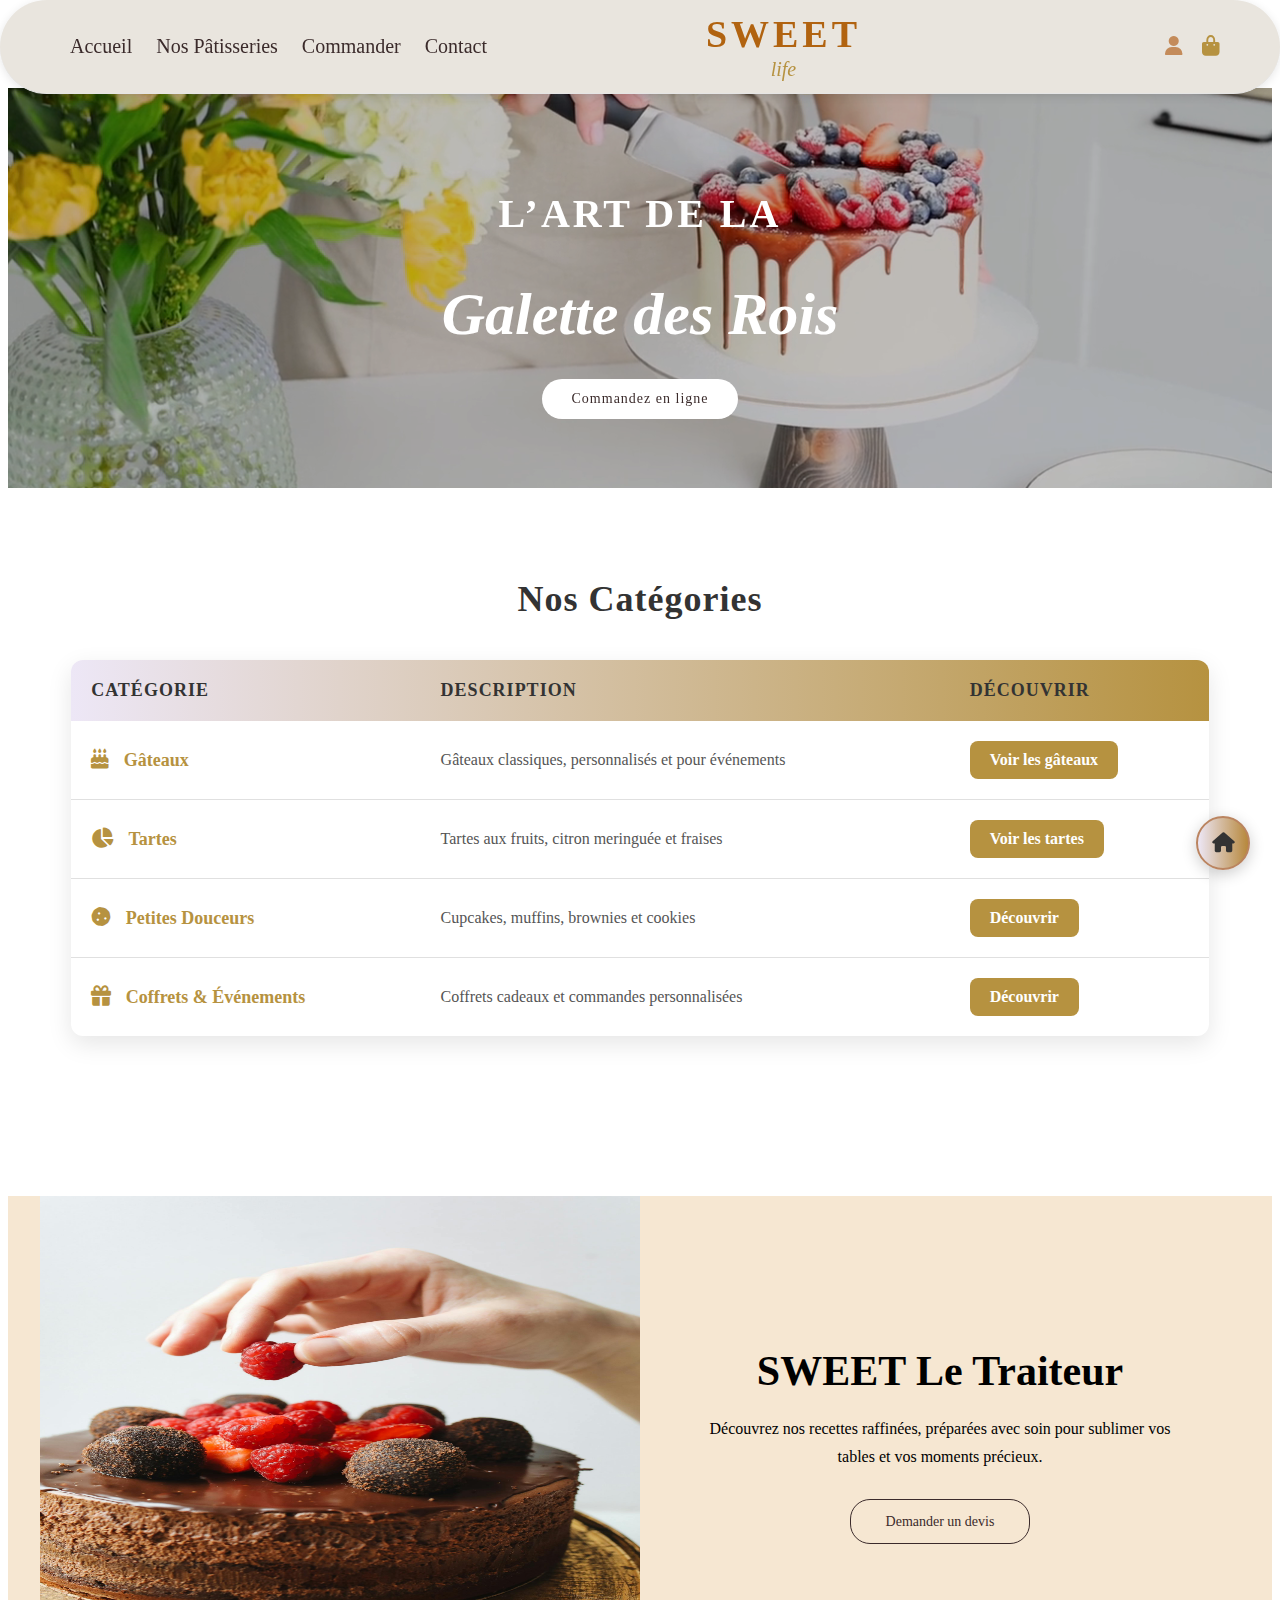
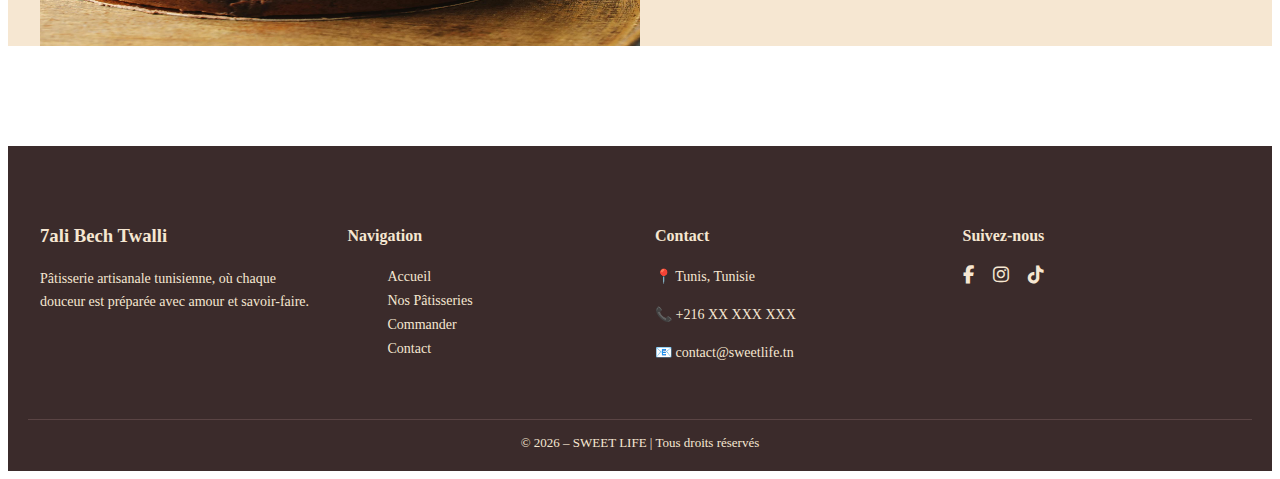
<file: index.html>
<!DOCTYPE html>
<html lang="en">

<head>
  <meta charset="UTF-8">
  <meta name="viewport" content="width=device-width, initial-scale=1.0">
  <title>Sweet life</title>
  <link rel="stylesheet" href="css/style.css">
  <link rel="stylesheet" href="https://cdnjs.cloudflare.com/ajax/libs/font-awesome/6.4.0/css/all.min.css">

</head>

<body>
  <header class="main-header">
    <div class="header-container">

      <!-- LEFT MENU -->
      <nav class="nav-left">
        <a href="index.html">Accueil</a>
        <a href="menu.html">Nos Pâtisseries</a>
        <a href="order.html">Commander</a>
        <a href="contact.html">Contact</a>
      </nav>
      <!-- LOGO CENTER -->
      <div class="logo">
        <h1>SWEET</h1>
        <span>life</span>
      </div>

      <!-- RIGHT MENU -->
      <div class="nav-right">
        <a href="contact.html"><i class="fas fa-user"></i></a>
        <a href="order.html"><i class="fas fa-shopping-bag"></i></a>
      </div>

    </div>
  </header>

  <section class="home">

    <video autoplay muted loop playsinline>
      <source src="videos/home.mp4" type="video/mp4">
      Votre navigateur ne supporte pas la vidéo.
    </video>

    <div class="hero-overlay">
      <h2>L’ART DE LA</h2>
      <h1>Galette des Rois</h1>
      <a href="order.html" class="hero-btn">Commandez en ligne</a>
    </div>

  </section>

  <section class="categories-section">
    <h2 class="categories-heading">Nos Catégories</h2>
  
    <table class="categories-table">
      <thead>
        <tr>
          <th>Catégorie</th>
          <th>Description</th>
          <th>Découvrir</th>
        </tr>
      </thead>
  
      <tbody>
        <tr>
          <td><i class="fas fa-birthday-cake"></i> Gâteaux</td>
          <td>Gâteaux classiques, personnalisés et pour événements</td>
          <td>
            <a href="menu.html#cakes" class="category-link">
              Voir les gâteaux
            </a>
          </td>
        </tr>
  
        <tr>
          <td><i class="fas fa-chart-pie"></i> Tartes</td>
          <td>Tartes aux fruits, citron meringuée et fraises</td>
          <td>
            <a href="menu.html#tartes" class="category-link">
              Voir les tartes
            </a>
          </td>
        </tr>
  
        <tr>
          <td><i class="fas fa-cookie"></i> Petites Douceurs</td>
          <td>Cupcakes, muffins, brownies et cookies</td>
          <td>
            <a href="menu.html#petites-douceurs" class="category-link">
              Découvrir
            </a>
          </td>
        </tr>
  
        <tr>
          <td><i class="fas fa-gift"></i> Coffrets & Événements</td>
          <td>Coffrets cadeaux et commandes personnalisées</td>
          <td>
            <a href="menu.html#coffrets" class="category-link">
              Découvrir
            </a>
          </td>
        </tr>
      </tbody>
    </table>
  </section>
  


  <section class="highlight">
    <div class="highlight-container">

      <!-- IMAGE -->
      <div class="highlight-image">
        <img src="images/cakes/cake1.jpg" alt="Pâtisserie traiteur">
      </div>

      <!-- TEXT -->
      <div class="highlight-content">
        <h2>SWEET Le Traiteur</h2>
        <p>
          Découvrez nos recettes raffinées, préparées avec soin
          pour sublimer vos tables et vos moments précieux.
        </p>
        <a href="contact.html" class="highlight-btn">Demander un devis</a>
      </div>

    </div>
  </section>


  <footer class="site-footer">
    <div class="footer-container">

      <!-- LOGO / ABOUT -->
      <div class="footer-box">
        <h3>7ali Bech Twalli</h3>
        <p>
          Pâtisserie artisanale tunisienne, où chaque douceur est
          préparée avec amour et savoir-faire.
        </p>
      </div>

      <!-- LINKS -->
      <div class="footer-box">
        <h4>Navigation</h4>
        <ul>
          <li><a href="index.html">Accueil</a></li>
          <li><a href="menu.html">Nos Pâtisseries</a></li>
          <li><a href="order.html">Commander</a></li>
          <li><a href="contact.html">Contact</a></li>
        </ul>
      </div>

      <!-- CONTACT -->
      <div class="footer-box">
        <h4>Contact</h4>
        <p>📍 Tunis, Tunisie</p>
        <p>📞 +216 XX XXX XXX</p>
        <p>📧 contact@sweetlife.tn</p>
      </div>

      <!-- SOCIAL -->
      <div class="footer-box">
        <h4>Suivez-nous</h4>
        <div class="social-links">
          <a href="#"><i class="fab fa-facebook-f"></i></a>
          <a href="#"><i class="fab fa-instagram"></i></a>
          <a href="#"><i class="fab fa-tiktok"></i></a>
        </div>
      </div>

    </div>

    <div class="footer-bottom">
      © 2026 – SWEET LIFE | Tous droits réservés
    </div>
  </footer>


  <a href="index.html" class="back-to-home-btn" aria-label="Retour à l'accueil">
    <i class="fas fa-home"></i>
</a>


</body>

</html>
</file>
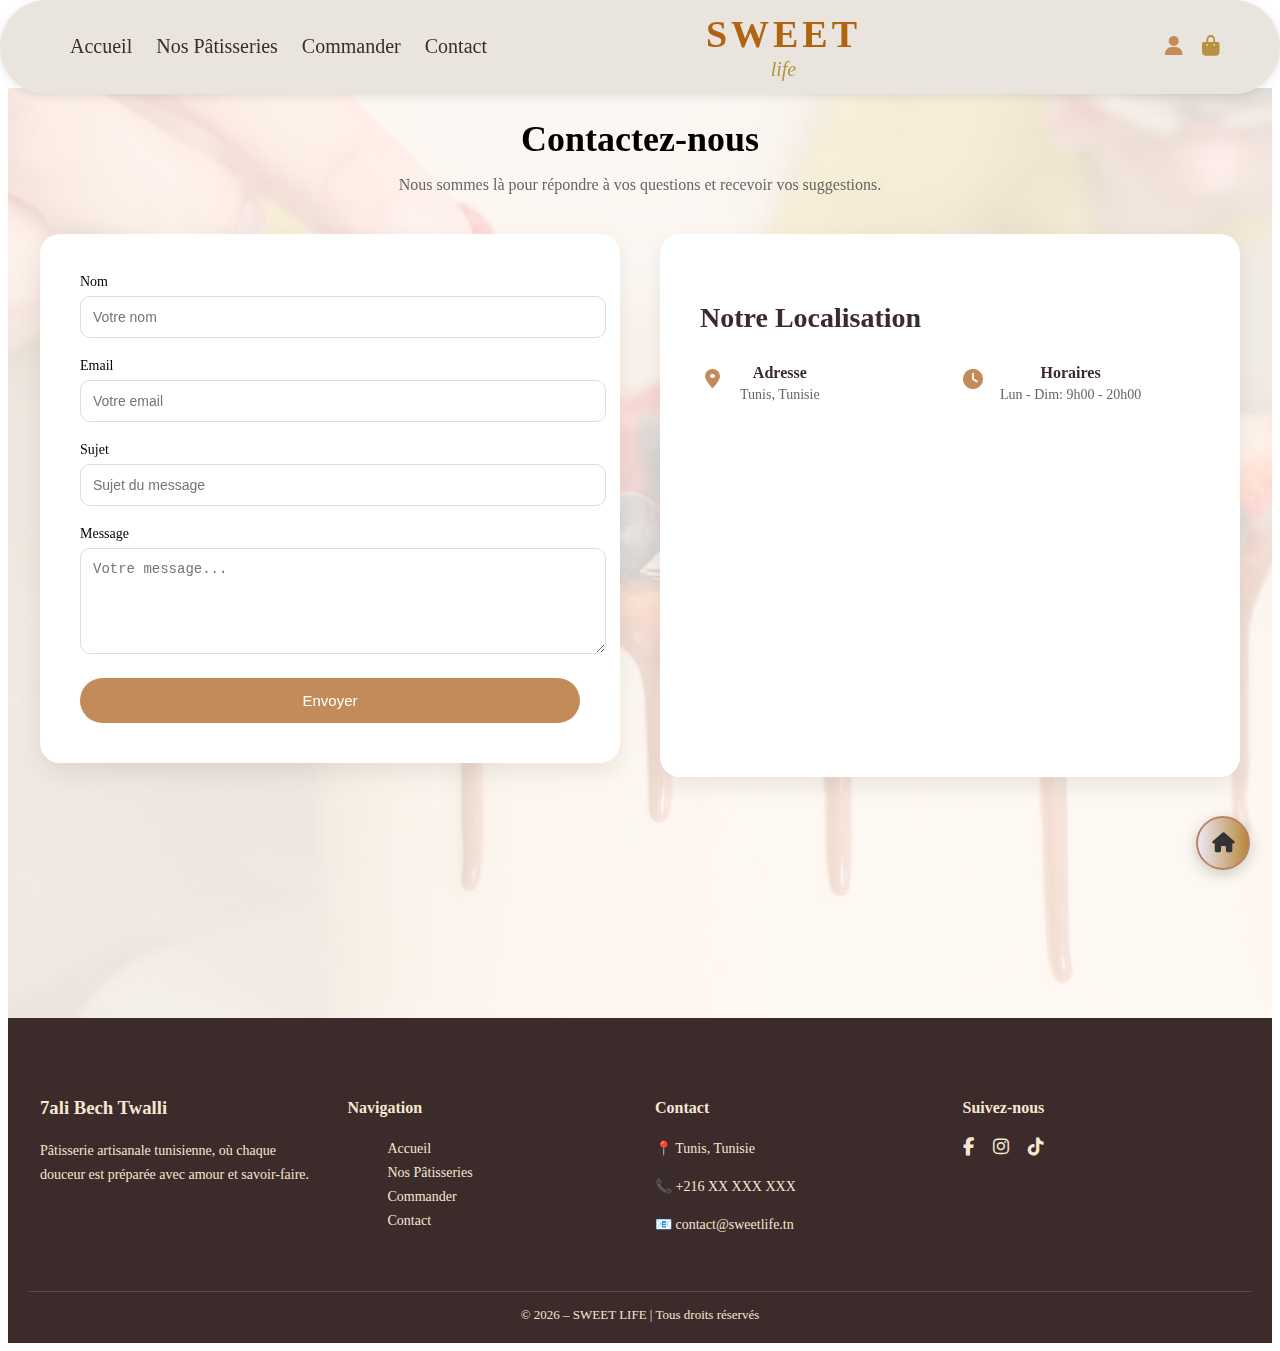
<file: contact.html>
<!DOCTYPE html>
<html lang="en">

<head>
  <meta charset="UTF-8">
  <meta name="viewport" content="width=device-width, initial-scale=1.0">
  <title>Sweet life</title>
  <link rel="stylesheet" href="css/style.css">
  <link rel="stylesheet" href="https://cdnjs.cloudflare.com/ajax/libs/font-awesome/6.4.0/css/all.min.css">

</head>

<body>
  <header class="main-header">
    <div class="header-container">

      <!-- LEFT MENU -->
      <nav class="nav-left">
        <a href="index.html">Accueil</a>
        <a href="menu.html">Nos Pâtisseries</a>
        <a href="order.html">Commander</a>
        <a href="contact.html">Contact</a>
      </nav>
      <!-- LOGO CENTER -->
      <div class="logo">
        <h1>SWEET</h1>
        <span>life</span>
      </div>

       <!-- RIGHT MENU -->
       <div class="nav-right">
        <a href="contact.html"><i class="fas fa-user"></i></a>
        <a href="order.html"><i class="fas fa-shopping-bag"></i></a>
      </div>

    </div>
  </header>

  <section class="contact-section">
    <video class="contact-video-bg" autoplay muted loop playsinline>
        <source src="videos/cake1.mp4" type="video/mp4">
    </video>
    <div class="contact-overlay"></div>
    <div class="contact-content">
        <h2 class="contact-heading">Contactez-nous</h2>
        <p class="contact-subtitle">Nous sommes là pour répondre à vos questions et recevoir vos suggestions.</p>

        <div class="contact-wrapper">
            <div class="contact-form-container">
                <form class="contact-form">
                    <div class="form-group">
                        <label for="name">Nom</label>
                        <input type="text" id="name" name="name" placeholder="Votre nom" required>
                    </div>

                    <div class="form-group">
                        <label for="email">Email</label>
                        <input type="email" id="email" name="email" placeholder="Votre email" required>
                    </div>

                    <div class="form-group">
                        <label for="subject">Sujet</label>
                        <input type="text" id="subject" name="subject" placeholder="Sujet du message" required>
                    </div>

                    <div class="form-group">
                        <label for="message">Message</label>
                        <textarea id="message" name="message" placeholder="Votre message..." rows="5" required></textarea>
                    </div>

                    <button type="submit" class="contact-btn">Envoyer</button>
                </form>
            </div>

            <div class="contact-location">
                <h3>Notre Localisation</h3>
                <div class="location-info">
                    <div class="location-item">
                        <i class="fas fa-map-marker-alt"></i>
                        <div>
                            <strong>Adresse</strong>
                            <p>Tunis, Tunisie</p>
                        </div>
                    </div>
                    <div class="location-item">
                        <i class="fas fa-clock"></i>
                        <div>
                            <strong>Horaires</strong>
                            <p>Lun - Dim: 9h00 - 20h00</p>
                        </div>
                    </div>
                </div>
                <div class="map-container">
                    <iframe 
                        src="https://www.google.com/maps/embed?pb=!1m18!1m12!1m3!1d3190.5!2d10.1815!3d36.8065!2m3!1f0!2f0!3f0!3m2!1i1024!2i768!4f13.1!3m3!1m2!1s0x0%3A0x0!2zMzYsODA2NSwxMC4xODE1!5e0!3m2!1sfr!2stn!4v1234567890123!5m2!1sfr!2stn" 
                        width="100%" 
                        height="300" 
                        style="border:0; border-radius: 15px;" 
                        allowfullscreen="" 
                        loading="lazy" 
                        referrerpolicy="no-referrer-when-downgrade">
                    </iframe>
                </div>
            </div>
        </div>
    </div>
</section>


  <footer class="site-footer">
    <div class="footer-container">

      <!-- LOGO / ABOUT -->
      <div class="footer-box">
        <h3>7ali Bech Twalli</h3>
        <p>
          Pâtisserie artisanale tunisienne, où chaque douceur est
          préparée avec amour et savoir-faire.
        </p>
      </div>

      <!-- LINKS -->
      <div class="footer-box">
        <h4>Navigation</h4>
        <ul>
          <li><a href="index.html">Accueil</a></li>
          <li><a href="menu.html">Nos Pâtisseries</a></li>
          <li><a href="order.html">Commander</a></li>
          <li><a href="contact.html">Contact</a></li>
        </ul>
      </div>

      <!-- CONTACT -->
      <div class="footer-box">
        <h4>Contact</h4>
        <p>📍 Tunis, Tunisie</p>
        <p>📞 +216 XX XXX XXX</p>
        <p>📧 contact@sweetlife.tn</p>
      </div>

      <!-- SOCIAL -->
      <div class="footer-box">
        <h4>Suivez-nous</h4>
        <div class="social-links">
          <a href="#"><i class="fab fa-facebook-f"></i></a>
          <a href="#"><i class="fab fa-instagram"></i></a>
          <a href="#"><i class="fab fa-tiktok"></i></a>
        </div>
      </div>

    </div>

    <div class="footer-bottom">
      © 2026 – SWEET LIFE | Tous droits réservés
    </div>
  </footer>



  <a href="index.html" class="back-to-home-btn" aria-label="Retour à l'accueil">
    <i class="fas fa-home"></i>
</a>

</body>

</html>
</file>
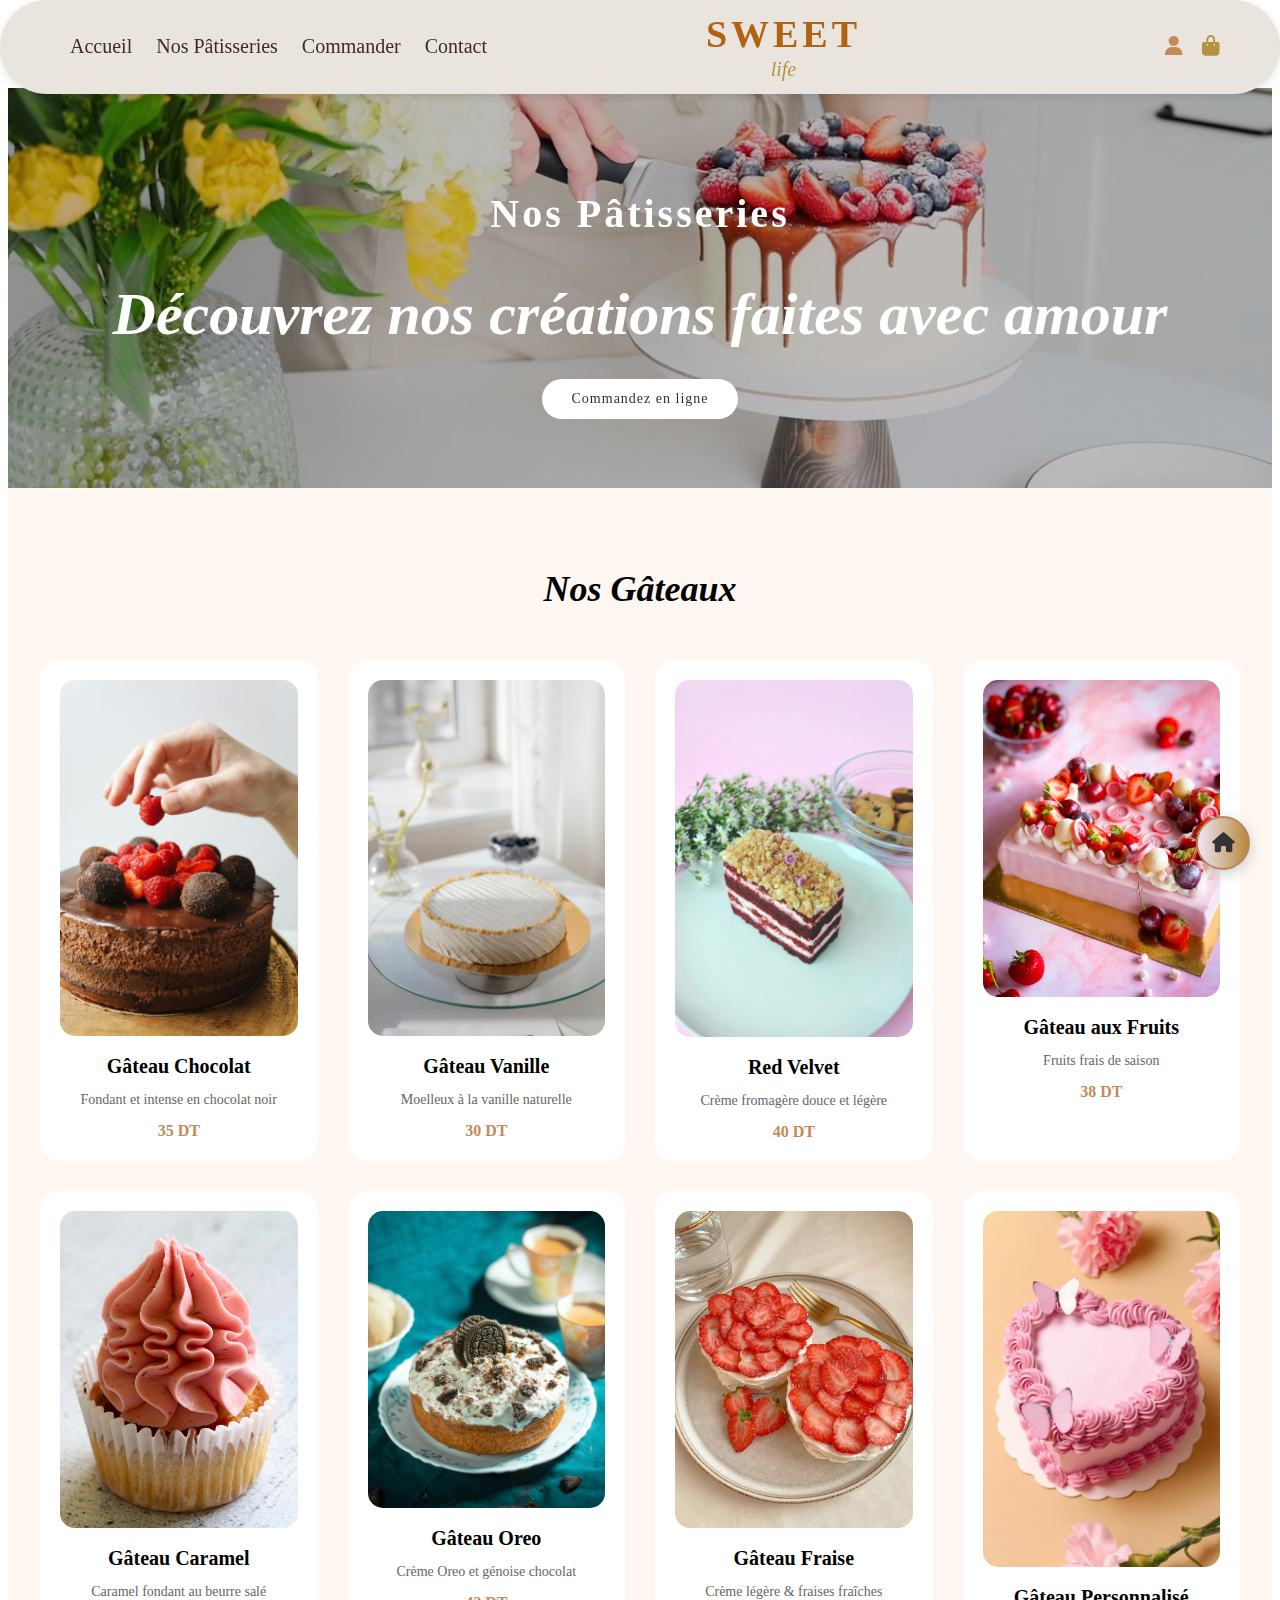
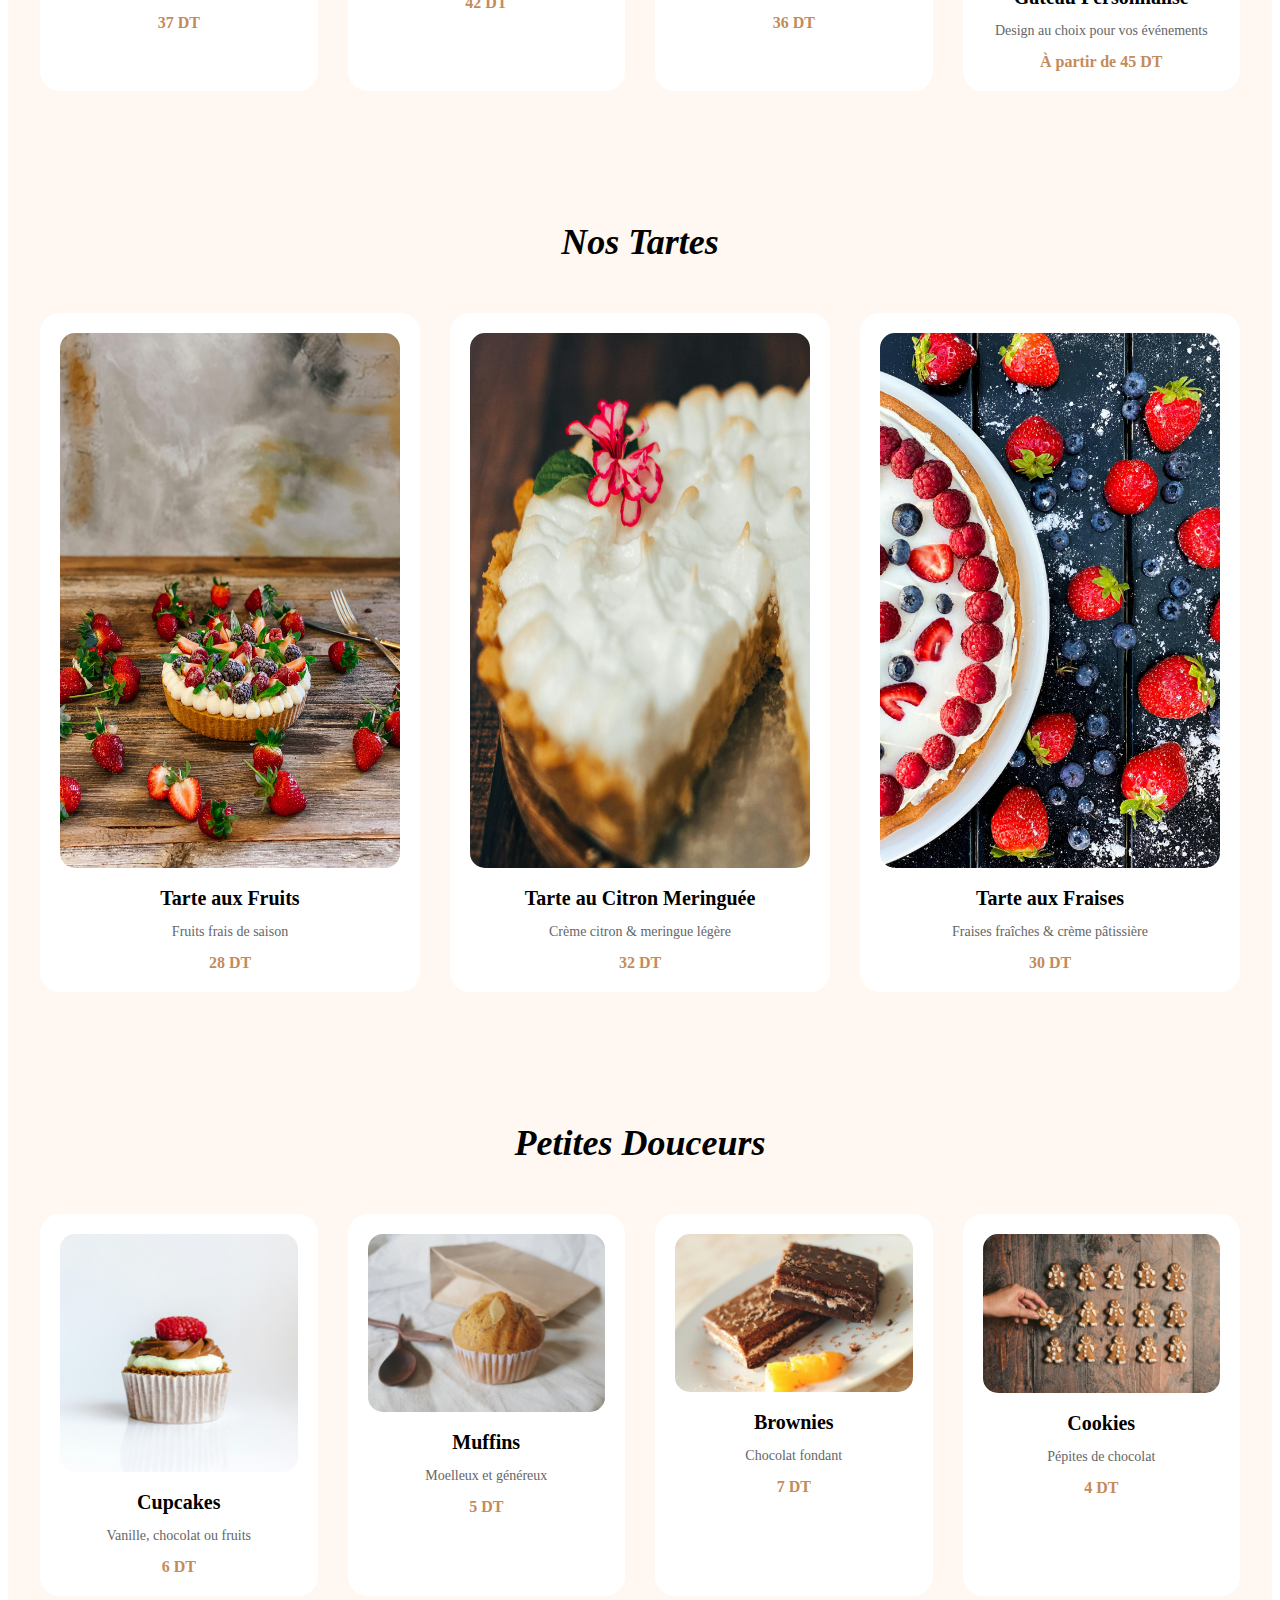
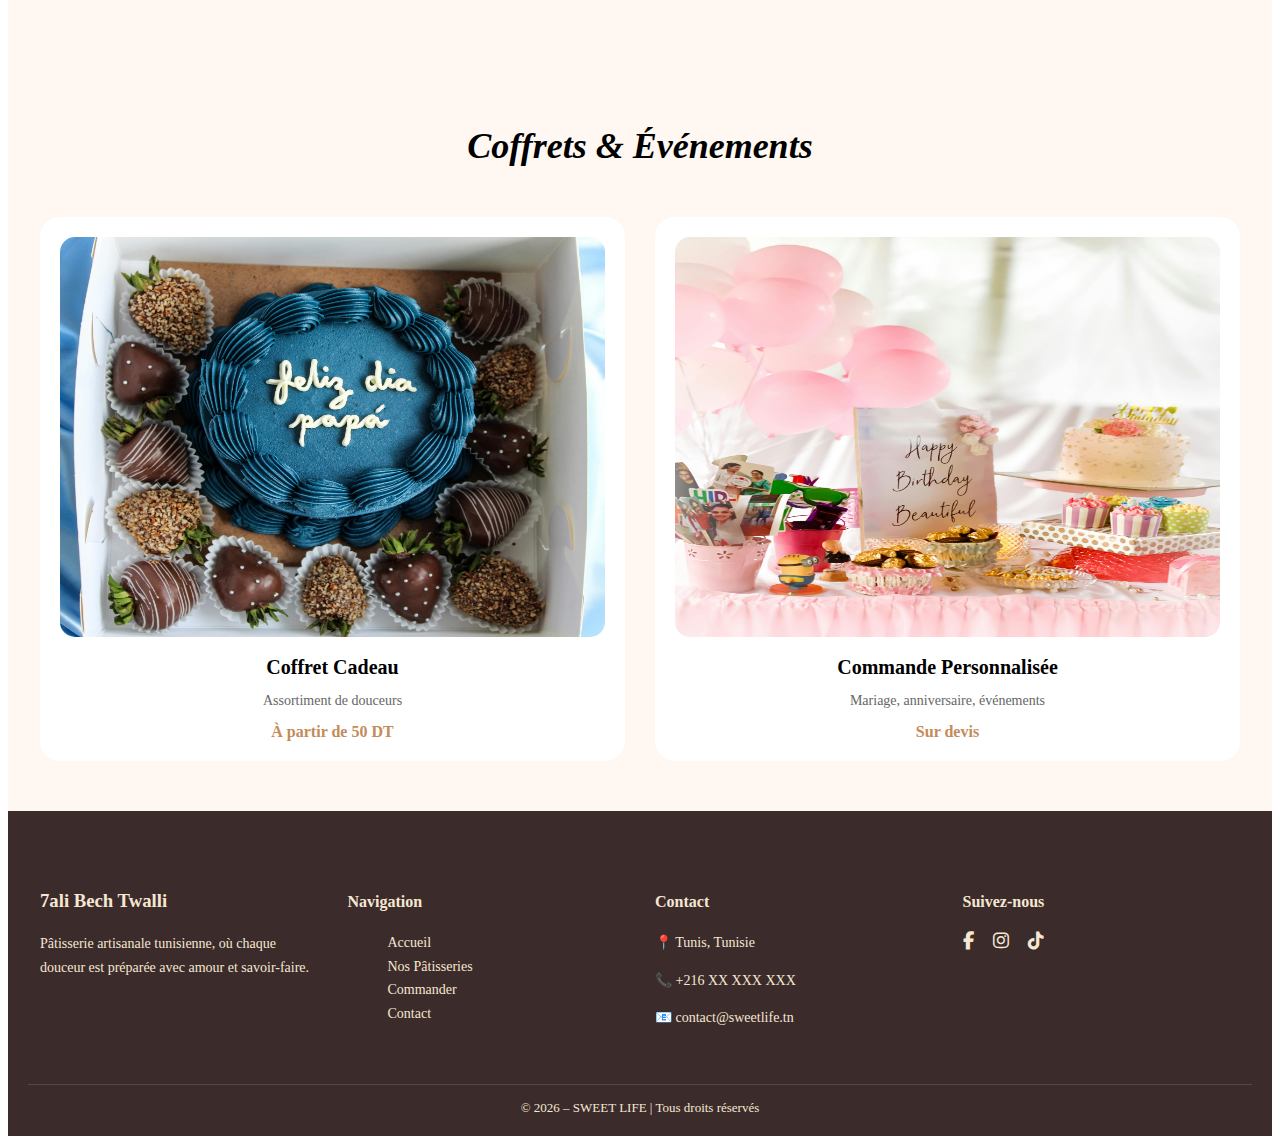
<file: menu.html>
<!DOCTYPE html>
<html lang="en">

<head>
  <meta charset="UTF-8">
  <meta name="viewport" content="width=device-width, initial-scale=1.0">
  <title>Sweet life</title>
  <link rel="stylesheet" href="css/style.css">
  <link rel="stylesheet" href="https://cdnjs.cloudflare.com/ajax/libs/font-awesome/6.4.0/css/all.min.css">

</head>

<body>
  <header class="main-header">
    <div class="header-container">

      <!-- LEFT MENU -->
      <nav class="nav-left">
        <a href="index.html">Accueil</a>
        <a href="menu.html">Nos Pâtisseries</a>
        <a href="order.html">Commander</a>
        <a href="contact.html">Contact</a>
      </nav>
      <!-- LOGO CENTER -->
      <div class="logo">
        <h1>SWEET</h1>
        <span>life</span>
      </div>

      <!-- RIGHT MENU -->
       <div class="nav-right">
        <a href="contact.html"><i class="fas fa-user"></i></a>
        <a href="order.html"><i class="fas fa-shopping-bag"></i></a>
      </div>

    </div>
  </header>

  <section class="home">

    <video autoplay muted loop playsinline>
      <source src="videos/home.mp4" type="video/mp4">
      Votre navigateur ne supporte pas la vidéo.
    </video>

    <div class="hero-overlay">
      <h2>Nos Pâtisseries</h2>
      <h1>Découvrez nos créations faites avec amour</h1>
      <a href="order.html" class="hero-btn">Commandez en ligne</a>
    </div>

  </section>



  <section class="menu-section" id="cakes">
  <h2 class="menu-heading">Nos Gâteaux</h2>

  <div class="menu-container">

    <div class="menu-card">
      <img src="images/cakes/Gâteau Chocolat.jpg" alt="Gâteau chocolat">
      <h3>Gâteau Chocolat</h3>
      <p>Fondant et intense en chocolat noir</p>
      <span class="price">35 DT</span>
    </div>

    <div class="menu-card">
      <img src="images/cakes/Gâteau Vanille.jpg" alt="Gâteau vanille">
      <h3>Gâteau Vanille</h3>
      <p>Moelleux à la vanille naturelle</p>
      <span class="price">30 DT</span>
    </div>

    <div class="menu-card">
      <img src="images/cakes/Red Velvet.jpg" alt="Red Velvet">
      <h3>Red Velvet</h3>
      <p>Crème fromagère douce et légère</p>
      <span class="price">40 DT</span>
    </div>

    <div class="menu-card">
      <img src="images/cakes/Gâteau aux Fruits.jpg" alt="Gâteau aux fruits">
      <h3>Gâteau aux Fruits</h3>
      <p>Fruits frais de saison</p>
      <span class="price">38 DT</span>
    </div>

    <div class="menu-card">
      <img src="images/cakes/cake4.jpg" alt="Gâteau caramel">
      <h3>Gâteau Caramel</h3>
      <p>Caramel fondant au beurre salé</p>
      <span class="price">37 DT</span>
    </div>

    <div class="menu-card">
      <img src="images/cakes/Gâteau Oreo.jpg" alt="Gâteau Oreo">
      <h3>Gâteau Oreo</h3>
      <p>Crème Oreo et génoise chocolat</p>
      <span class="price">42 DT</span>
    </div>

    <div class="menu-card">
      <img src="images/cakes/Gâteau Fraise.jpg" alt="Gâteau fraise">
      <h3>Gâteau Fraise</h3>
      <p>Crème légère & fraises fraîches</p>
      <span class="price">36 DT</span>
    </div>

    <div class="menu-card">
      <img src="images/cakes/Gâteau Personnalisé.jpg" alt="Gâteau personnalisé">
      <h3>Gâteau Personnalisé</h3>
      <p>Design au choix pour vos événements</p>
      <span class="price">À partir de 45 DT</span>
    </div>

  </div>
</section>

  <section class="menu-section" id="tartes">
  <h2 class="menu-heading">Nos Tartes</h2>

  <div class="menu-container">
    <div class="menu-card">
      <img class="tartes" src="images/cakes/Tarte aux Fruits.jpg" alt="Tarte aux fruits">
      <h3>Tarte aux Fruits</h3>
      <p>Fruits frais de saison</p>
      <span class="price">28 DT</span>
    </div>

    <div class="menu-card">
      <img class="tartes" src="images/cakes/Tarte Citron Meringuée.jpg" alt="Tarte citron">
      <h3>Tarte au Citron Meringuée</h3>
      <p>Crème citron & meringue légère</p>
      <span class="price">32 DT</span>
    </div>

    <div class="menu-card">
      <img class="tartes" src="images/cakes/Tarte aux Fraises.jpg" alt="Tarte aux fraises">
      <h3>Tarte aux Fraises</h3>
      <p>Fraises fraîches & crème pâtissière</p>
      <span class="price">30 DT</span>
    </div>
  </div>
</section>


<section class="menu-section" id="petites-douceurs">
  <h2 class="menu-heading">Petites Douceurs</h2>

  <div class="menu-container">
    <div class="menu-card">
      <img src="images/cakes/Cupcakes.jpg" alt="Cupcakes">
      <h3>Cupcakes</h3>
      <p>Vanille, chocolat ou fruits</p>
      <span class="price">6 DT</span>
    </div>

    <div class="menu-card">
      <img src="images/cakes/Muffins.jpg" alt="Muffins">
      <h3>Muffins</h3>
      <p>Moelleux et généreux</p>
      <span class="price">5 DT</span>
    </div>

    <div class="menu-card">
      <img src="images/cakes/Brownies.jpg" alt="Brownies">
      <h3>Brownies</h3>
      <p>Chocolat fondant</p>
      <span class="price">7 DT</span>
    </div>

    <div class="menu-card">
      <img src="images/cakes/Cookies.jpg" alt="Cookies">
      <h3>Cookies</h3>
      <p>Pépites de chocolat</p>
      <span class="price">4 DT</span>
    </div>
  </div>
</section>


<section class="menu-section" id="coffrets">
  <h2 class="menu-heading">Coffrets & Événements</h2>

  <div class="menu-container">
    <div class="menu-card">
      <img class="coffrets" src="images/cakes/Coffret Cadeau.jpg" alt="Coffret cadeau">
      <h3>Coffret Cadeau</h3>
      <p>Assortiment de douceurs</p>
      <span class="price">À partir de 50 DT</span>
    </div>

    <div class="menu-card">
      <img class="coffrets" src="images/cakes/Commande Personnalisée.jpg" alt="Commande personnalisée">
      <h3>Commande Personnalisée</h3>
      <p>Mariage, anniversaire, événements</p>
      <span class="price">Sur devis</span>
    </div>
  </div>
</section>





  <footer class="site-footer">
    <div class="footer-container">

      <div class="footer-box">
        <h3>7ali Bech Twalli</h3>
        <p>
          Pâtisserie artisanale tunisienne, où chaque douceur est
          préparée avec amour et savoir-faire.
        </p>
      </div>

      <!-- LINKS -->
      <div class="footer-box">
        <h4>Navigation</h4>
        <ul>
          <li><a href="index.html">Accueil</a></li>
          <li><a href="menu.html">Nos Pâtisseries</a></li>
          <li><a href="order.html">Commander</a></li>
          <li><a href="contact.html">Contact</a></li>
        </ul>
      </div>

      <!-- CONTACT -->
      <div class="footer-box">
        <h4>Contact</h4>
        <p>📍 Tunis, Tunisie</p>
        <p>📞 +216 XX XXX XXX</p>
        <p>📧 contact@sweetlife.tn</p>
      </div>
      
      <div class="footer-box">
        <h4>Suivez-nous</h4>
        <div class="social-links">
          <a href="#"><i class="fab fa-facebook-f"></i></a>
          <a href="#"><i class="fab fa-instagram"></i></a>
          <a href="#"><i class="fab fa-tiktok"></i></a>
        </div>
      </div>

    </div>

    <div class="footer-bottom">
      © 2026 – SWEET LIFE | Tous droits réservés
    </div>
  </footer>

  <a href="index.html" class="back-to-home-btn" aria-label="Retour à l'accueil">
    <i class="fas fa-home"></i>
</a>



</body>

</html>
</file>
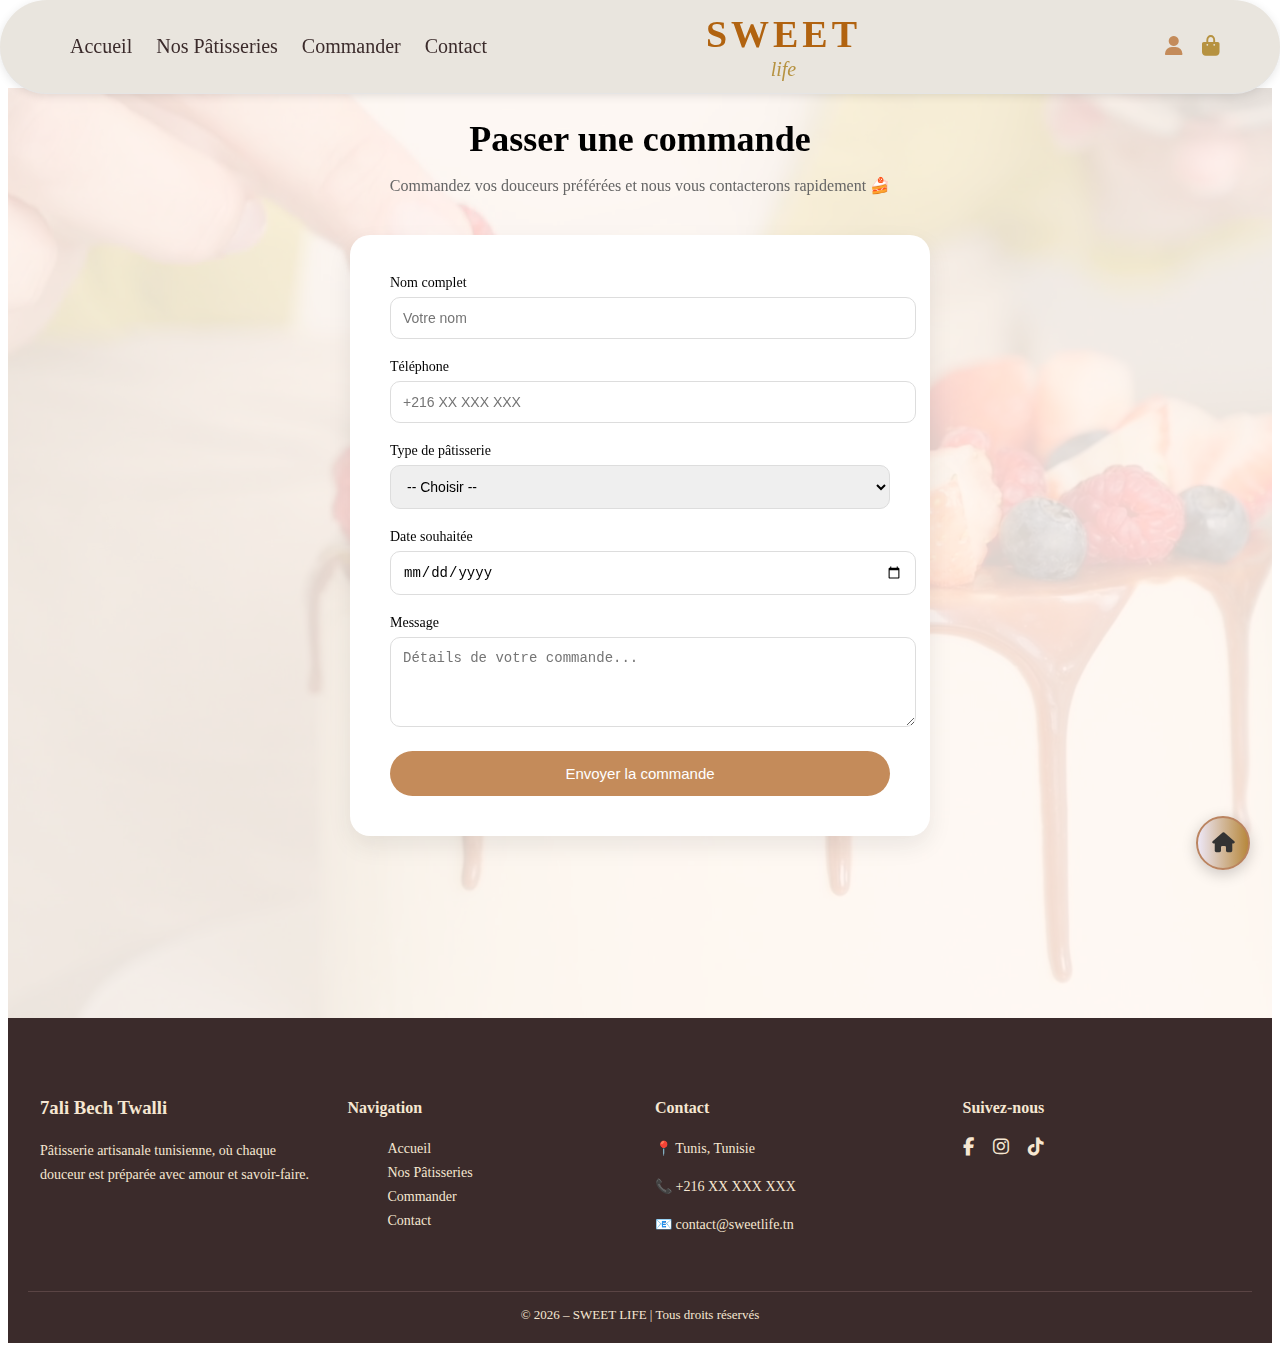
<file: order.html>
<!DOCTYPE html>
<html lang="en">

<head>
  <meta charset="UTF-8">
  <meta name="viewport" content="width=device-width, initial-scale=1.0">
  <title>Sweet life</title>
  <link rel="stylesheet" href="css/style.css">
  <link rel="stylesheet" href="https://cdnjs.cloudflare.com/ajax/libs/font-awesome/6.4.0/css/all.min.css">

</head>

<body>
  <header class="main-header">
    <div class="header-container">

      <!-- LEFT MENU -->
      <nav class="nav-left">
        <a href="index.html">Accueil</a>
        <a href="menu.html">Nos Pâtisseries</a>
        <a href="order.html">Commander</a>
        <a href="contact.html">Contact</a>
      </nav>
      <!-- LOGO CENTER -->
      <div class="logo">
        <h1>SWEET</h1>
        <span>life</span>
      </div>

      <!-- RIGHT MENU -->
      <div class="nav-right">
        <a href="contact.html"><i class="fas fa-user"></i></a>
        <a href="order.html"><i class="fas fa-shopping-bag"></i></a>
      </div>

    </div>
  </header>

  <!-- SECTION COMMANDE -->
  <section class="order-section">
    <video class="order-video-bg" autoplay muted loop playsinline>
      <source src="videos/cake1.mp4" type="video/mp4">
    </video>
    <div class="order-overlay"></div>
    <div class="order-content">
      <h2 class="order-heading">Passer une commande</h2>
      <p class="order-subtitle">
        Commandez vos douceurs préférées et nous vous contacterons rapidement 🍰
      </p>

      <form class="order-form">
        <div class="form-group">
          <label>Nom complet</label>
          <input type="text" placeholder="Votre nom" required>
        </div>

        <div class="form-group">
          <label>Téléphone</label>
          <input type="tel" placeholder="+216 XX XXX XXX" required>
        </div>

        <div class="form-group">
          <label>Type de pâtisserie</label>
          <select required>
            <option value="">-- Choisir --</option>

            <optgroup label="Gâteaux">
              <option>Gâteau d’anniversaire</option>
              <option>Gâteau au chocolat</option>
              <option>Gâteau à la vanille</option>
              <option>Gâteau Red Velvet</option>
            </optgroup>

            <optgroup label="Tartes">
              <option>Tarte aux fruits</option>
              <option>Tarte au citron meringuée</option>
              <option>Tarte aux fraises</option>
            </optgroup>

            <optgroup label="Petites douceurs">
              <option>Cupcakes</option>
              <option>Muffins</option>
              <option>Brownies</option>
              <option>Cookies</option>
            </optgroup>

            <optgroup label="Coffrets & événements">
              <option>Coffret cadeau</option>
              <option>Commande personnalisée</option>
            </optgroup>
          </select>
        </div>


        <div class="form-group">
          <label>Date souhaitée</label>
          <input type="date" required>
        </div>

        <div class="form-group">
          <label>Message</label>
          <textarea rows="4" placeholder="Détails de votre commande..."></textarea>
        </div>

        <button type="submit" class="order-btn">
          Envoyer la commande
        </button>
      </form>
    </div>
  </section>



  <footer class="site-footer">
    <div class="footer-container">

      <!-- LOGO / ABOUT -->
      <div class="footer-box">
        <h3>7ali Bech Twalli</h3>
        <p>
          Pâtisserie artisanale tunisienne, où chaque douceur est
          préparée avec amour et savoir-faire.
        </p>
      </div>

      <!-- LINKS -->
      <div class="footer-box">
        <h4>Navigation</h4>
        <ul>
          <li><a href="index.html">Accueil</a></li>
          <li><a href="menu.html">Nos Pâtisseries</a></li>
          <li><a href="order.html">Commander</a></li>
          <li><a href="contact.html">Contact</a></li>
        </ul>
      </div>

      <!-- CONTACT -->
      <div class="footer-box">
        <h4>Contact</h4>
        <p>📍 Tunis, Tunisie</p>
        <p>📞 +216 XX XXX XXX</p>
        <p>📧 contact@sweetlife.tn</p>
      </div>

      <!-- SOCIAL -->
      <div class="footer-box">
        <h4>Suivez-nous</h4>
        <div class="social-links">
          <a href="#"><i class="fab fa-facebook-f"></i></a>
          <a href="#"><i class="fab fa-instagram"></i></a>
          <a href="#"><i class="fab fa-tiktok"></i></a>
        </div>
      </div>

    </div>

    <div class="footer-bottom">
      © 2026 – SWEET LIFE | Tous droits réservés
    </div>
  </footer>

  
  <a href="index.html" class="back-to-home-btn" aria-label="Retour à l'accueil">
    <i class="fas fa-home"></i>
</a>



</body>

</html>
</file>
<file: css/style.css>
/* HEADER STYLES */
.main-header {
    position: fixed;
    top: 0;
    left: 0;
    width: 100%;
    background: #e9e5de;
    border-bottom: 1px solid #e5e5e5;
    padding: 12px 0;
    z-index: 1000;
    box-shadow: 0 2px 10px rgba(0, 0, 0, 0.1);
    border-radius: 50px;
}

body {
    padding-top: 80px;
}

.header-container {
    max-width: 1200px;
    display: flex;
    align-items: center;
    justify-content: space-between;
    padding: 0 20px;
}
.nav-left{
    margin-left: 50px;
}

.nav-left a {
    margin-right: 20px;
    text-decoration: none;
    color: #3b2b2b;
    font-size: 20px;
    transition: color 0.3s ease;
}

.nav-left a:hover {
    color: #b69240;
    text-decoration: underline;
}


.logo {
    text-align: center;
    margin-right: 90px;
}

.logo h1 {
    font-size: 38px;
    letter-spacing: 4px;
    margin: 0;
    font-weight: 600;
    color: #b16310;
    
}

.logo span {
    font-size: 20px;
    font-style: italic;
    color: #b69240;
    display: block;
    margin-top: 2px;
}

.nav-right a {
    margin-left: 15px;
    text-decoration: none;
    color: #3b2b2b;
    font-size: 20px;
    transition: all 0.3s ease;
}

.nav-right a:first-child i {
    color: #c48b5a;
}

.nav-right a:last-child i {
    color: #b69240;
}

.nav-right a:hover i {
    color: #a56f45;
    transform: scale(1.1);
}

/* HOME STYLES */
.home {
    position: relative;
    height: 400px;
    overflow: hidden;
}

.home video {
    width: 100%;
    height: 100%;
    object-fit: cover;
}

.hero-overlay {
    position: absolute;
    top: 0;
    left: 0;
    width: 100%;
    height: 100%;
    background: rgba(0,0,0,0.25);
    display: flex;
    flex-direction: column;
    align-items: center;
    justify-content: center;
    color: white;
    text-align: center;
}

.hero-overlay h2 {
    font-size: 40px;
    letter-spacing: 3px;
}

.hero-overlay h1 {
    font-size: 60px;
    font-family: 'Georgia', serif;
    font-style: italic;
    margin: 10px 0 30px;
}

.hero-btn {
    background: white;
    color: #3b2b2b;
    padding: 12px 30px;
    text-decoration: none;
    font-size: 14px;
    letter-spacing: 1px;
    transition: 0.3s;
    border-radius: 20px;
}

.hero-btn:hover {
    background: #f3d6c6;
}


/* HIGHLIGHT STYLES */
.highlight {
    background: #f6e7d2;
   margin: 100px 0;
}

.highlight-container {
    max-width: 1200px;
    margin: auto;
    display: grid;
    grid-template-columns: 1fr 1fr;
    align-items: center;
    height: 450px;
}

.highlight-image img {
    width: 100%;
    height: auto;
    display: block;
    height: 450px;
}

.highlight-content {
    background: #f6e7d2;
    padding: 60px;
    text-align: center;
}

.highlight-content h2 {
    font-size: 42px;
    margin-bottom: 20px;
    font-family: 'Georgia', serif;
}

.highlight-content p {
    font-size: 16px;
    line-height: 1.8;
    margin-bottom: 40px;
}

.highlight-btn {
    border: 1px solid #3b2b2b;
    padding: 14px 35px;
    text-decoration: none;
    color: #3b2b2b;
    font-size: 14px;
    transition: 0.3s;
    border-radius: 20px;
}

.highlight-btn:hover {
    background: #3b2b2b;
    color: white;
}


/* Categories Table Section */
.categories-section {
    padding: 60px 20px;
    width: 90%;
    margin: 0 auto;
    max-width: 1200px;
}

.categories-heading {
    text-align: center;
    font-size: 36px;
    font-weight: 700;
    color: #333;
    margin-bottom: 40px;
    letter-spacing: 1px;
}

.categories-table {
    width: 100%;
    border-collapse: collapse;
    background: #fff;
    border-radius: 12px;
    overflow: hidden;
    box-shadow: 0 8px 25px rgba(0, 0, 0, 0.1);
}

.categories-table thead {
    background: linear-gradient(90deg, #EDE7F6, #b69240);
}

.categories-table th {
    padding: 20px;
    text-align: left;
    font-size: 18px;
    font-weight: 700;
    color: #333;
    text-transform: uppercase;
    letter-spacing: 1px;
}

.categories-table tbody tr {
    border-bottom: 1px solid #e0e0e0;
    transition: background-color 0.3s ease;
}

.categories-table tbody tr:hover {
    background-color: #f5f5f5;
}

.categories-table tbody tr:last-child {
    border-bottom: none;
}

.categories-table td {
    padding: 20px;
    font-size: 16px;
    color: #555;
}

.categories-table td:first-child {
    font-weight: 600;
    color: #b69240;
    font-size: 18px;
}

.categories-table td:first-child i {
    margin-right: 10px;
    font-size: 20px;
}

.category-link {
    display: inline-block;
    padding: 10px 20px;
    background: #b69240;
    color: #fff;
    text-decoration: none;
    border-radius: 8px;
    font-weight: 600;
    transition: all 0.3s ease;
}

.category-link:hover {
    background: #b69240;
    transform: translateY(-2px);
    box-shadow: 0 4px 8px rgba(0, 0, 0, 0.2);
}
/* MENU STYLES */
.menu-section {
    padding: 50px 20px;
    background: #fff8f2;
    text-align: center;
}

.menu-heading {
    font-size: 36px;
    margin-bottom: 50px;
    font-family: 'Georgia', serif;
    font-style: italic;
}

.menu-container {
    max-width: 1200px;
    margin: auto;
    display: grid;
    grid-template-columns: repeat(auto-fit, minmax(250px, 1fr));
    gap: 30px;
}

.menu-card {
    background: white;
    border-radius: 20px;
    padding: 20px;
    transition: 0.3s;
}

.menu-card:hover {
    transform: translateY(-8px);
    box-shadow: 0 10px 25px rgba(0,0,0,0.1);
}

.menu-card img {
    width: 100%;
    border-radius: 15px;
}
.menu-card .tartes {
    height: 535px;
}
.menu-card .coffrets {
    height: 400px;
}

.menu-card h3 {
    margin: 15px 0 10px;
    font-size: 20px;
}

.menu-card p {
    font-size: 14px;
    color: #666;
}

.price {
    display: block;
    margin-top: 10px;
    font-weight: bold;
    color: #c48b5a;
}

/* ORDER PAGE */
.order-section {
    position: relative;
    padding: 0px 20px 30px 20px;
    text-align: center;
    min-height: 100vh;
    overflow: hidden;
}

.order-video-bg {
    position: absolute;
    top: 0;
    left: 0;
    width: 100%;
    height: 100%;
    object-fit: cover;
    z-index: 0;
}

.order-overlay {
    position: absolute;
    top: 0;
    left: 0;
    width: 100%;
    height: 100%;
    background: rgba(255, 248, 242, 0.85);
    z-index: 1;
}

.order-content {
    position: relative;
    z-index: 2;
}

.order-heading {
    font-size: 36px;
    font-family: 'Georgia', serif;
    margin-bottom: 10px;
}

.order-subtitle {
    margin-bottom: 40px;
    color: #666;
}

.order-form {
    max-width: 500px;
    margin: auto;
    background: white;
    padding: 40px;
    border-radius: 20px;
    box-shadow: 0 10px 25px rgba(0,0,0,0.08);
}

.form-group {
    text-align: left;
    margin-bottom: 20px;
}

.form-group label {
    display: block;
    margin-bottom: 6px;
    font-size: 14px;
}

.form-group input,
.form-group select,
.form-group textarea {
    width: 100%;
    padding: 12px;
    border-radius: 10px;
    border: 1px solid #ddd;
    font-size: 14px;
}

.form-group input:focus,
.form-group select:focus,
.form-group textarea:focus {
    outline: none;
    border-color: #c48b5a;
}

/* BUTTON */
.order-btn {
    width: 100%;
    padding: 14px;
    background: #c48b5a;
    border: none;
    color: white;
    font-size: 15px;
    border-radius: 25px;
    cursor: pointer;
    transition: 0.3s;
}

.order-btn:hover {
    background: #a56f45;
}

/* CONTACT PAGE */
.contact-section {
    position: relative;
    padding: 0px 20px 30px 20px;
    text-align: center;
    min-height: 100vh;
    overflow: hidden;
}

.contact-video-bg {
    position: absolute;
    top: 0;
    left: 0;
    width: 100%;
    height: 100%;
    object-fit: cover;
    z-index: 0;
}

.contact-overlay {
    position: absolute;
    top: 0;
    left: 0;
    width: 100%;
    height: 100%;
    background: rgba(255, 248, 242, 0.85);
    z-index: 1;
}

.contact-content {
    position: relative;
    z-index: 2;
}

.contact-heading {
    font-size: 36px;
    font-family: 'Georgia', serif;
    margin-bottom: 10px;
}

.contact-subtitle {
    margin-bottom: 40px;
    color: #666;
}

.contact-wrapper {
    max-width: 1200px;
    margin: auto;
    display: grid;
    grid-template-columns: 1fr 1fr;
    gap: 40px;
    align-items: start;
}

.contact-form-container {
    background: white;
    padding: 40px;
    border-radius: 20px;
    box-shadow: 0 10px 25px rgba(0,0,0,0.08);
}

.contact-location {
    background: white;
    padding: 40px;
    border-radius: 20px;
    box-shadow: 0 10px 25px rgba(0,0,0,0.08);
}

.contact-location h3 {
    font-size: 28px;
    font-family: 'Georgia', serif;
    margin-bottom: 30px;
    color: #3b2b2b;
    text-align: left;
}

.location-info {
    margin-bottom: 30px;
    display: grid;
    grid-template-columns: 1fr 1fr;
    gap: 20px;
}

.location-item {
    display: flex;
    align-items: flex-start;
    gap: 15px;
}

.location-item i {
    color: #c48b5a;
    font-size: 20px;
    margin-top: 5px;
    min-width: 25px;
}

.location-item strong {
    display: block;
    color: #3b2b2b;
    margin-bottom: 5px;
    font-size: 16px;
}

.location-item p {
    color: #666;
    margin: 0;
    font-size: 14px;
}

.map-container {
    width: 100%;
    margin-top: 20px;
}

.map-container iframe {
    width: 100%;
    height: 300px;
    border-radius: 15px;
}



.form-group {
    text-align: left;
    margin-bottom: 20px;
}

.form-group label {
    display: block;
    margin-bottom: 6px;
    font-size: 14px;
}

.form-group input,
.form-group textarea {
    width: 100%;
    padding: 12px;
    border-radius: 10px;
    border: 1px solid #ddd;
    font-size: 14px;
}

.form-group input:focus,
.form-group textarea:focus {
    outline: none;
    border-color: #c48b5a;
}

/* BUTTON */
.contact-btn {
    width: 100%;
    padding: 14px;
    background: #c48b5a;
    border: none;
    color: white;
    font-size: 15px;
    border-radius: 25px;
    cursor: pointer;
    transition: 0.3s;
}

.contact-btn:hover {
    background: #a56f45;
}





/* FOOTER STYLES */
.site-footer {
    background: #3b2b2b;
    color: #f6e7d2;
    padding: 60px 20px 20px;
}

.footer-container {
    max-width: 1200px;
    margin: auto;
    display: grid;
    grid-template-columns: repeat(auto-fit, minmax(220px, 1fr));
    gap: 30px;
}

.footer-box h3,
.footer-box h4 {
    margin-bottom: 20px;
    font-family: 'Georgia', serif;
}

.footer-box p,
.footer-box li {
    font-size: 14px;
    line-height: 1.7;
}

.footer-box ul {
    list-style: none;
}

.footer-box ul li a {
    color: #f6e7d2;
    text-decoration: none;
}

.footer-box ul li a:hover {
    text-decoration: underline;
}

/* SOCIAL */
.social-links a {
    color: #f6e7d2;
    margin-right: 15px;
    font-size: 18px;
    transition: 0.3s;
}

.social-links a:hover {
    color: #c48b5a;
}

/* BOTTOM */
.footer-bottom {
    text-align: center;
    margin-top: 40px;
    font-size: 13px;
    border-top: 1px solid #5a4444;
    padding-top: 15px;
}

/* Back to Home Button */
.back-to-home-btn {
    position: fixed;
    bottom: 30px;
    right: 30px;
    width: 50px;
    height: 50px;
    background: linear-gradient(90deg, #EDE7F6, #b7883c);
    border-radius: 50%;
    display: flex;
    align-items: center;
    justify-content: center;
    color: #333;
    text-decoration: none;
    box-shadow: 0 4px 15px rgba(0, 0, 0, 0.2);
    z-index: 1000;
    transition: all 0.3s ease;
    border: 2px solid #ba8460;
}

.back-to-home-btn:hover {
    background: linear-gradient(90deg, #af794a, #cb9354);
    color: #fff;
    transform: scale(1.1);
    box-shadow: 0 6px 20px rgba(103, 58, 183, 0.4);
}

.back-to-home-btn i {
    font-size: 20px;
}

/* RESPONSIVE STYLES */

/* Tablet */
@media (max-width: 1024px) {
    .header-container {
        padding: 0 15px;
    }
    
    .nav-left {
        margin-left: 20px;
    }
    
    .nav-left a {
        margin-right: 15px;
        font-size: 18px;
    }
    
    .logo {
        margin-right: 50px;
    }
    
    .logo h1 {
        font-size: 32px;
    }
    
    .highlight-container {
        grid-template-columns: 1fr;
        height: auto;
    }
    
    .highlight-image img {
        height: 300px;
    }
    
    .highlight-content {
        padding: 40px;
    }
    
    .categories-table {
        font-size: 14px;
    }
    
    .categories-table th,
    .categories-table td {
        padding: 15px;
    }
}

/* Mobile */
@media (max-width: 768px) {
    body {
        padding-top: 70px;
    }
    
    .main-header {
        padding: 12px 0;
        border-radius: 0;
    }
    
    .header-container {
        flex-direction: column;
        gap: 15px;
        padding: 0 10px;
    }
    
    .nav-left {
        margin-left: 0;
        order: 2;
        width: 100%;
        display: flex;
        justify-content: center;
        flex-wrap: wrap;
    }
    
    .nav-left a {
        margin: 5px 10px;
        font-size: 16px;
    }
    
    .logo {
        order: 1;
        margin-right: 0;
        margin-bottom: 10px;
    }
    
    .logo h1 {
        font-size: 28px;
        letter-spacing: 2px;
    }
    
    .logo span {
        font-size: 16px;
    }
    
    .nav-right {
        order: 3;
        width: 100%;
        display: flex;
        justify-content: center;
        margin-top: 10px;
    }
    
    .nav-right a {
        margin: 0 10px;
    }
    
    .home {
        height: 300px;
    }
    
    .hero-overlay h2 {
        font-size: 24px;
    }
    
    .hero-overlay h1 {
        font-size: 36px;
        margin: 10px 0 20px;
    }
    
    .hero-btn {
        padding: 10px 20px;
        font-size: 12px;
       
    }
    
    .categories-section {
        padding: 40px 10px;
        width: 95%;
    }
    
    .categories-heading {
        font-size: 28px;
        margin-bottom: 30px;
    }
    
    .categories-table {
        display: block;
        overflow-x: auto;
    }
    
    .categories-table thead {
        display: none;
    }
    
    .categories-table tbody {
        display: block;
    }
    
    .categories-table tbody tr {
        display: block;
        margin-bottom: 20px;
        border: 1px solid #e0e0e0;
        border-radius: 8px;
        padding: 15px;
        background: white;
    }
    
    .categories-table tbody td {
        display: block;
        padding: 10px 0;
        text-align: left;
        border: none;
    }
    
    .categories-table tbody td:first-child {
        font-size: 20px;
        font-weight: 700;
        margin-bottom: 10px;
    }
    
    .categories-table tbody td:last-child {
        text-align: center;
        margin-top: 15px;
    }
    
    .highlight {
        margin: 50px 0;
    }
    
    .highlight-container {
        grid-template-columns: 1fr;
        height: auto;
    }
    
    .highlight-image img {
        height: 250px;
    }
    
    .highlight-content {
        padding: 30px 20px;
    }
    
    .highlight-content h2 {
        font-size: 32px;
    }
    
    .highlight-content p {
        font-size: 14px;
    }
    
    .footer-container {
        grid-template-columns: 1fr;
        gap: 30px;
        text-align: center;
    }
    
    .footer-box {
        text-align: center;
    }
    
    .social-links {
        display: flex;
        justify-content: center;
    }
}

/* Small Mobile */
@media (max-width: 480px) {
    .nav-left a {
        font-size: 14px;
        margin: 5px 8px;
    }
    
    .logo h1 {
        font-size: 24px;
    }
    
    .hero-overlay h2 {
        font-size: 20px;
    }
    
    .hero-overlay h1 {
        font-size: 28px;
    }
    
    .categories-heading {
        font-size: 24px;
    }
    
    .highlight-content h2 {
        font-size: 28px;
    }
}
</file>
